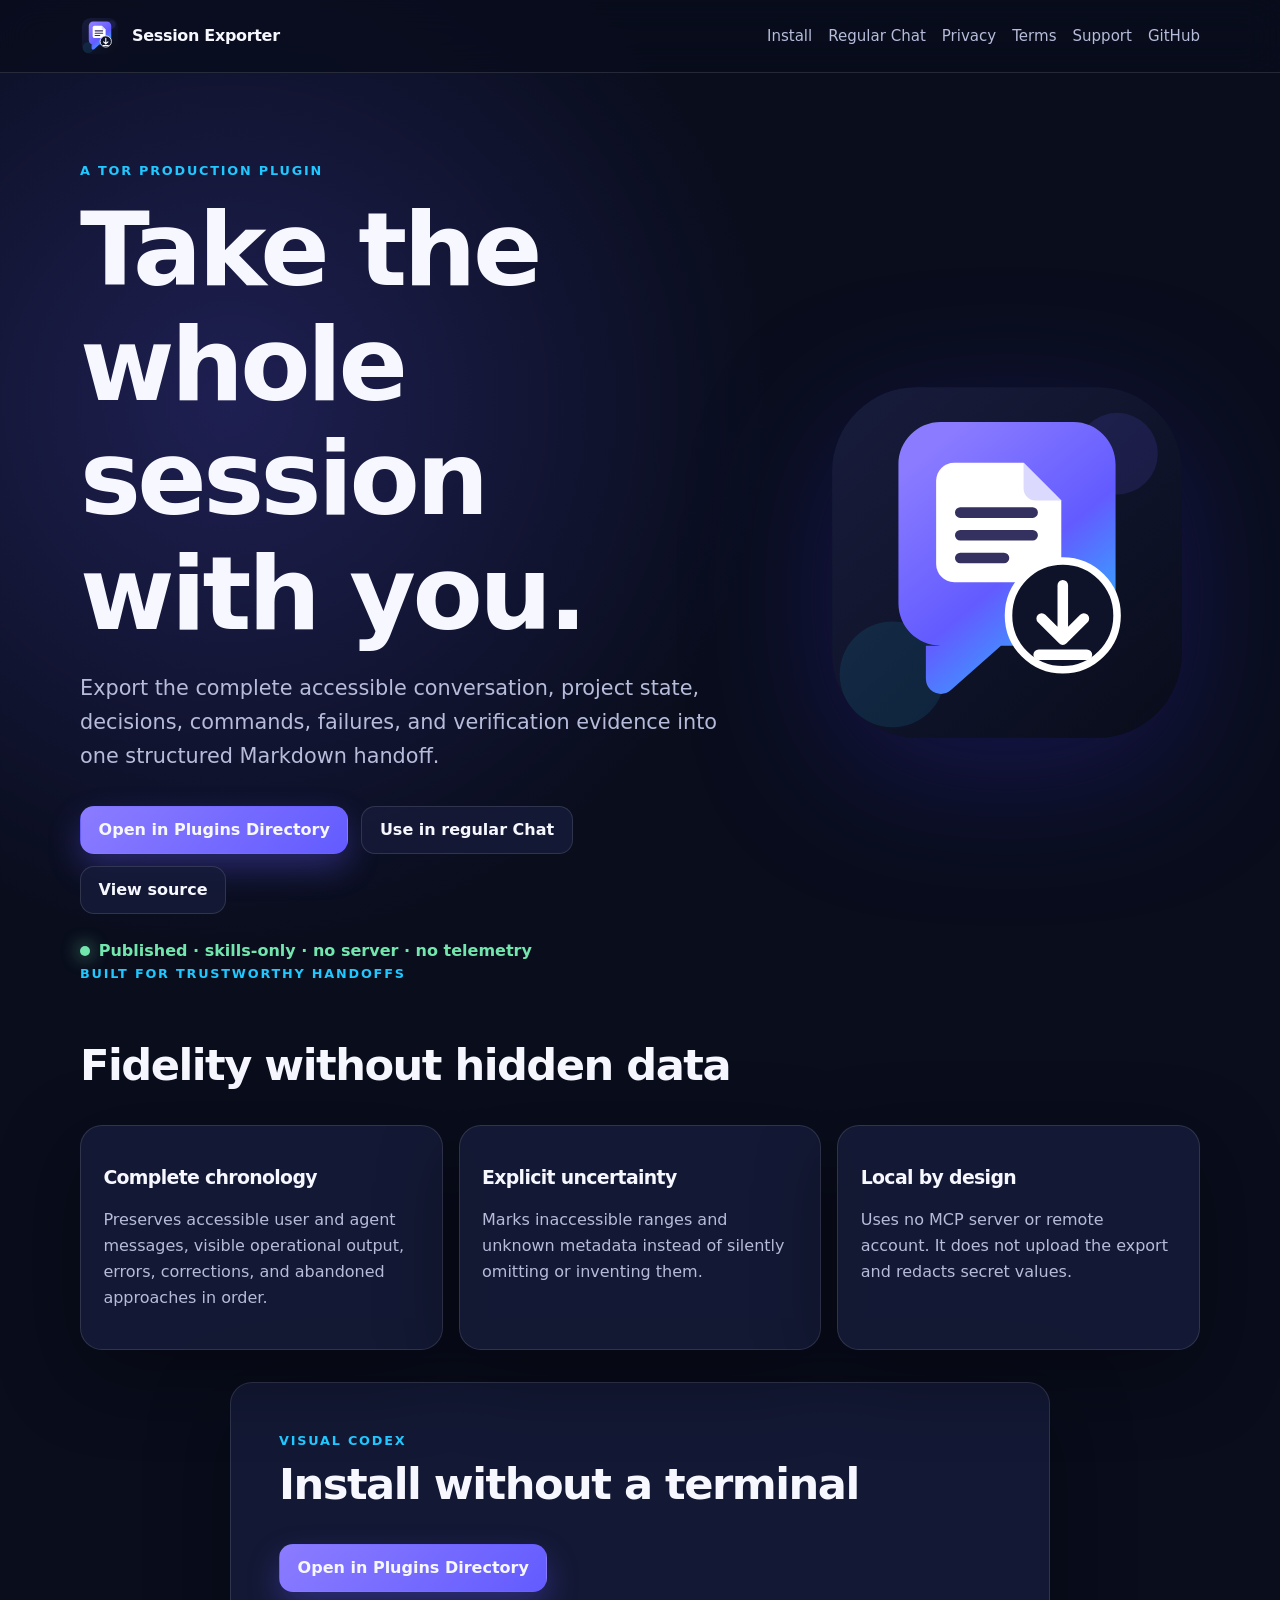
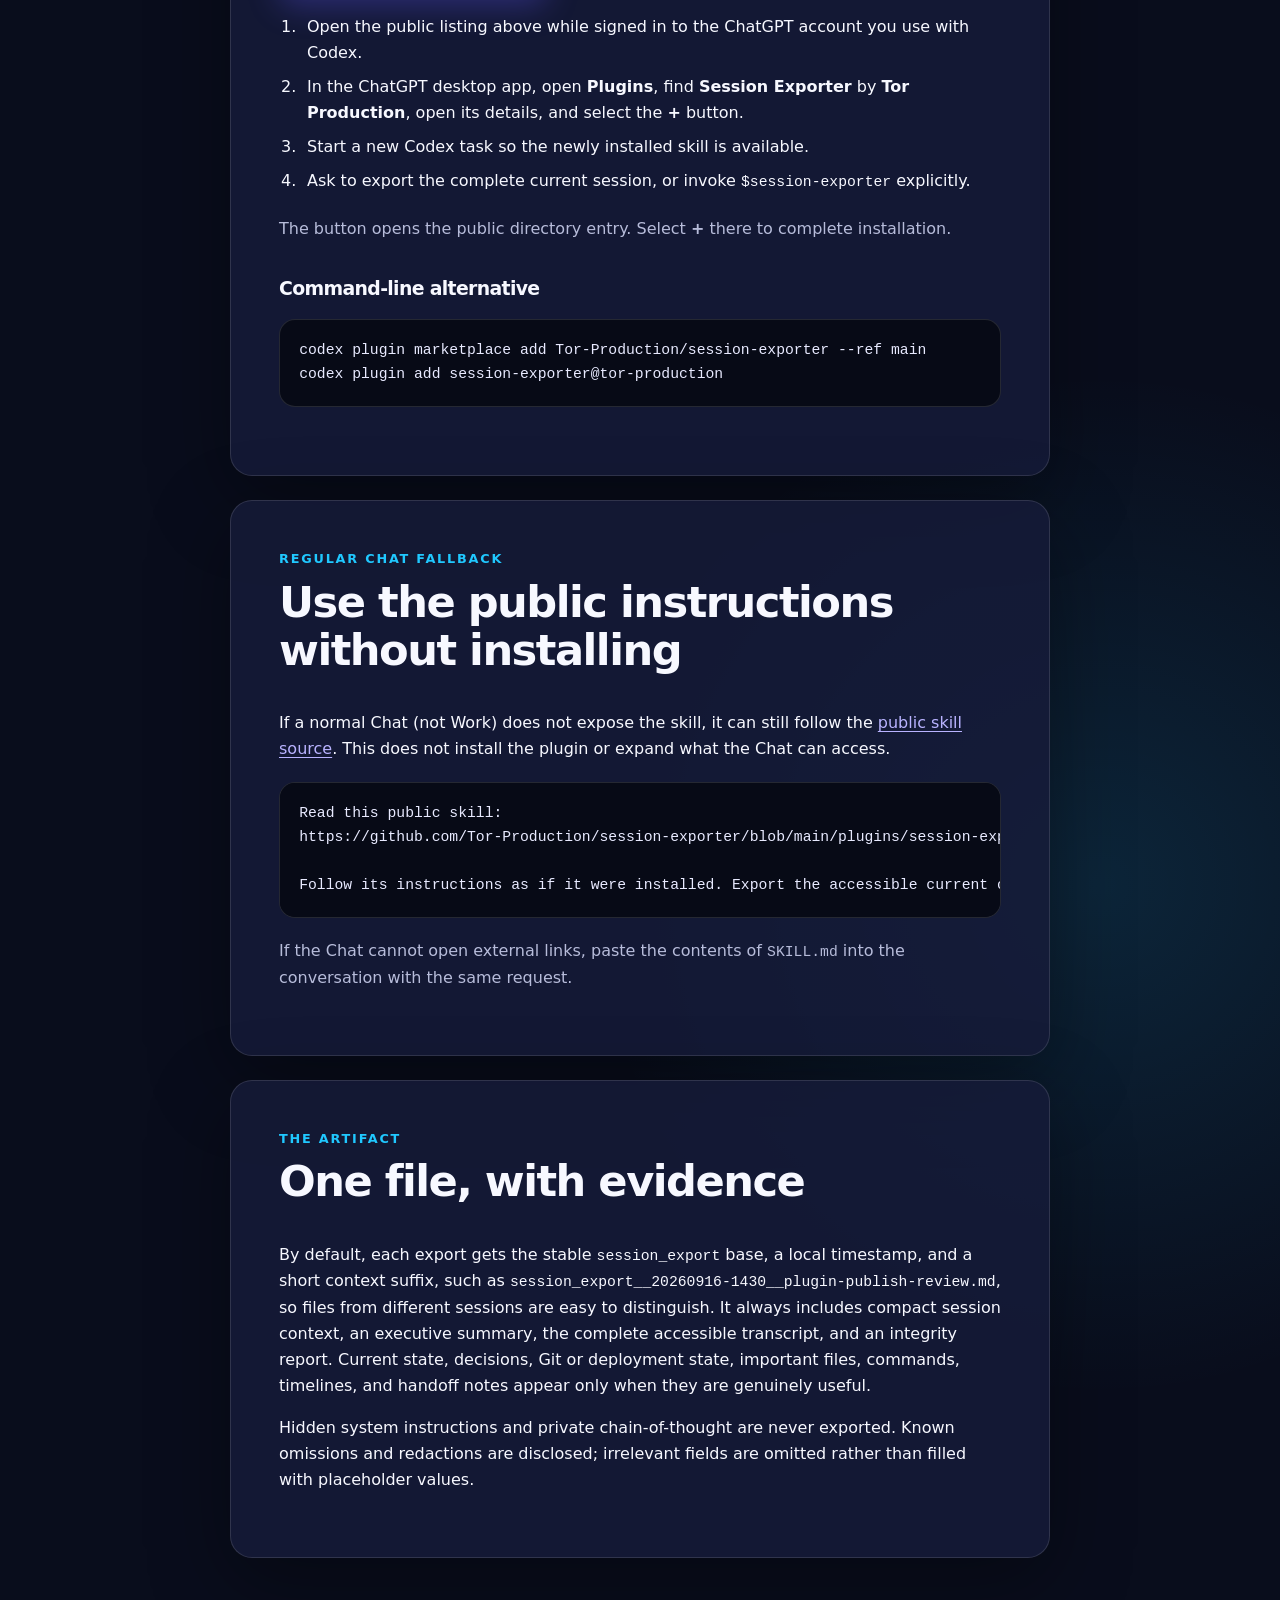
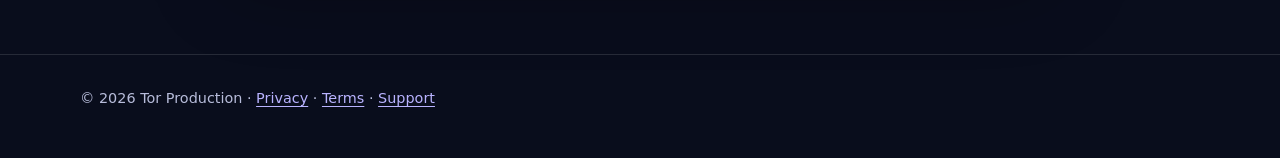
<file: docs/index.html>
<!doctype html>
<html lang="en">
<head>
  <meta charset="utf-8">
  <meta name="viewport" content="width=device-width, initial-scale=1">
  <meta name="description" content="Session Exporter creates complete, privacy-conscious Markdown handoffs from current ChatGPT and Codex conversations.">
  <meta name="google-site-verification" content="Ch6S5iNhGRFI5fJKVPSHrYlQeFc8tBU6MfmoYjqSSns">
  <title>Session Exporter — Tor Production</title>
  <link rel="canonical" href="https://tor-production.github.io/session-exporter/">
  <meta property="og:type" content="website">
  <meta property="og:title" content="Session Exporter — Take the whole session with you">
  <meta property="og:description" content="Export complete ChatGPT and Codex conversations into portable Markdown handoffs.">
  <meta property="og:url" content="https://tor-production.github.io/session-exporter/">
  <meta property="og:image" content="https://tor-production.github.io/session-exporter/social-card.png">
  <meta property="og:image:width" content="1200">
  <meta property="og:image:height" content="627">
  <meta property="og:image:alt" content="Session Exporter — portable Markdown handoffs">
  <meta name="twitter:card" content="summary_large_image">
  <link rel="icon" href="logo.svg" type="image/svg+xml">
  <link rel="stylesheet" href="styles.css">
</head>
<body>
  <header>
    <nav class="shell" aria-label="Primary navigation">
      <a class="brand" href="./"><img src="logo.svg" alt=""><span>Session Exporter</span></a>
      <div class="nav-links">
        <a href="#install">Install</a>
        <a href="#regular-chat">Regular Chat</a>
        <a href="privacy.html">Privacy</a>
        <a href="terms.html">Terms</a>
        <a href="support.html">Support</a>
        <a href="https://github.com/Tor-Production/session-exporter">GitHub</a>
      </div>
    </nav>
  </header>
  <main>
    <section class="shell hero">
      <div>
        <div class="eyebrow">A Tor Production plugin</div>
        <h1>Take the whole session with you.</h1>
        <p class="lede">Export the complete accessible conversation, project state, decisions, commands, failures, and verification evidence into one structured Markdown handoff.</p>
        <div class="actions">
          <a class="button primary" href="https://chatgpt.com/plugins/plugins_6aa74b9ad4d881918c4aa23788830fbf" target="_blank" rel="noopener">Open in Plugins Directory</a>
          <a class="button" href="#regular-chat">Use in regular Chat</a>
          <a class="button" href="https://github.com/Tor-Production/session-exporter">View source</a>
        </div>
        <div class="status">Published · skills-only · no server · no telemetry</div>
      </div>
      <img class="hero-mark" src="logo.svg" alt="Session Exporter logo">
    </section>

    <section class="shell" aria-labelledby="principles-heading">
      <div class="eyebrow">Built for trustworthy handoffs</div>
      <h2 id="principles-heading">Fidelity without hidden data</h2>
      <div class="grid">
        <article class="card"><h3>Complete chronology</h3><p>Preserves accessible user and agent messages, visible operational output, errors, corrections, and abandoned approaches in order.</p></article>
        <article class="card"><h3>Explicit uncertainty</h3><p>Marks inaccessible ranges and unknown metadata instead of silently omitting or inventing them.</p></article>
        <article class="card"><h3>Local by design</h3><p>Uses no MCP server or remote account. It does not upload the export and redacts secret values.</p></article>
      </div>
    </section>

    <section class="shell content-panel" id="install" aria-labelledby="install-heading">
      <div class="eyebrow">Visual Codex</div>
      <h2 id="install-heading">Install without a terminal</h2>
      <div class="actions">
        <a class="button primary" href="https://chatgpt.com/plugins/plugins_6aa74b9ad4d881918c4aa23788830fbf" target="_blank" rel="noopener">Open in Plugins Directory</a>
      </div>
      <ol class="steps">
        <li>Open the public listing above while signed in to the ChatGPT account you use with Codex.</li>
        <li>In the ChatGPT desktop app, open <strong>Plugins</strong>, find <strong>Session Exporter</strong> by <strong>Tor Production</strong>, open its details, and select the <strong>+</strong> button.</li>
        <li>Start a new Codex task so the newly installed skill is available.</li>
        <li>Ask to export the complete current session, or invoke <code>$session-exporter</code> explicitly.</li>
      </ol>
      <p class="muted">The button opens the public directory entry. Select <strong>+</strong> there to complete installation.</p>
      <h3>Command-line alternative</h3>
      <pre><code>codex plugin marketplace add Tor-Production/session-exporter --ref main
codex plugin add session-exporter@tor-production</code></pre>
    </section>

    <section class="shell content-panel" id="regular-chat" aria-labelledby="regular-chat-heading">
      <div class="eyebrow">Regular Chat fallback</div>
      <h2 id="regular-chat-heading">Use the public instructions without installing</h2>
      <p>If a normal Chat (not Work) does not expose the skill, it can still follow the <a href="https://github.com/Tor-Production/session-exporter/blob/main/plugins/session-exporter/skills/session-exporter/SKILL.md">public skill source</a>. This does not install the plugin or expand what the Chat can access.</p>
      <pre><code>Read this public skill:
https://github.com/Tor-Production/session-exporter/blob/main/plugins/session-exporter/skills/session-exporter/SKILL.md

Follow its instructions as if it were installed. Export the accessible current conversation as a structured Markdown handoff. Select only sections supported by the real context; omit inapplicable or empty fields. Do not ask me to choose a language. Do not invent inaccessible history, hidden instructions, or metadata. Redact secrets. Return the completed Markdown here, or attach a .md file if this chat supports files.</code></pre>
      <p class="muted">If the Chat cannot open external links, paste the contents of <code>SKILL.md</code> into the conversation with the same request.</p>
    </section>

    <section class="shell content-panel" aria-labelledby="output-heading">
      <div class="eyebrow">The artifact</div>
      <h2 id="output-heading">One file, with evidence</h2>
      <p>By default, each export gets the stable <code>session_export</code> base, a local timestamp, and a short context suffix, such as <code>session_export__20260916-1430__plugin-publish-review.md</code>, so files from different sessions are easy to distinguish. It always includes compact session context, an executive summary, the complete accessible transcript, and an integrity report. Current state, decisions, Git or deployment state, important files, commands, timelines, and handoff notes appear only when they are genuinely useful.</p>
      <p>Hidden system instructions and private chain-of-thought are never exported. Known omissions and redactions are disclosed; irrelevant fields are omitted rather than filled with placeholder values.</p>
    </section>
  </main>
  <footer><div class="shell">© 2026 Tor Production · <a href="privacy.html">Privacy</a> · <a href="terms.html">Terms</a> · <a href="support.html">Support</a></div></footer>
</body>
</html>
</file>
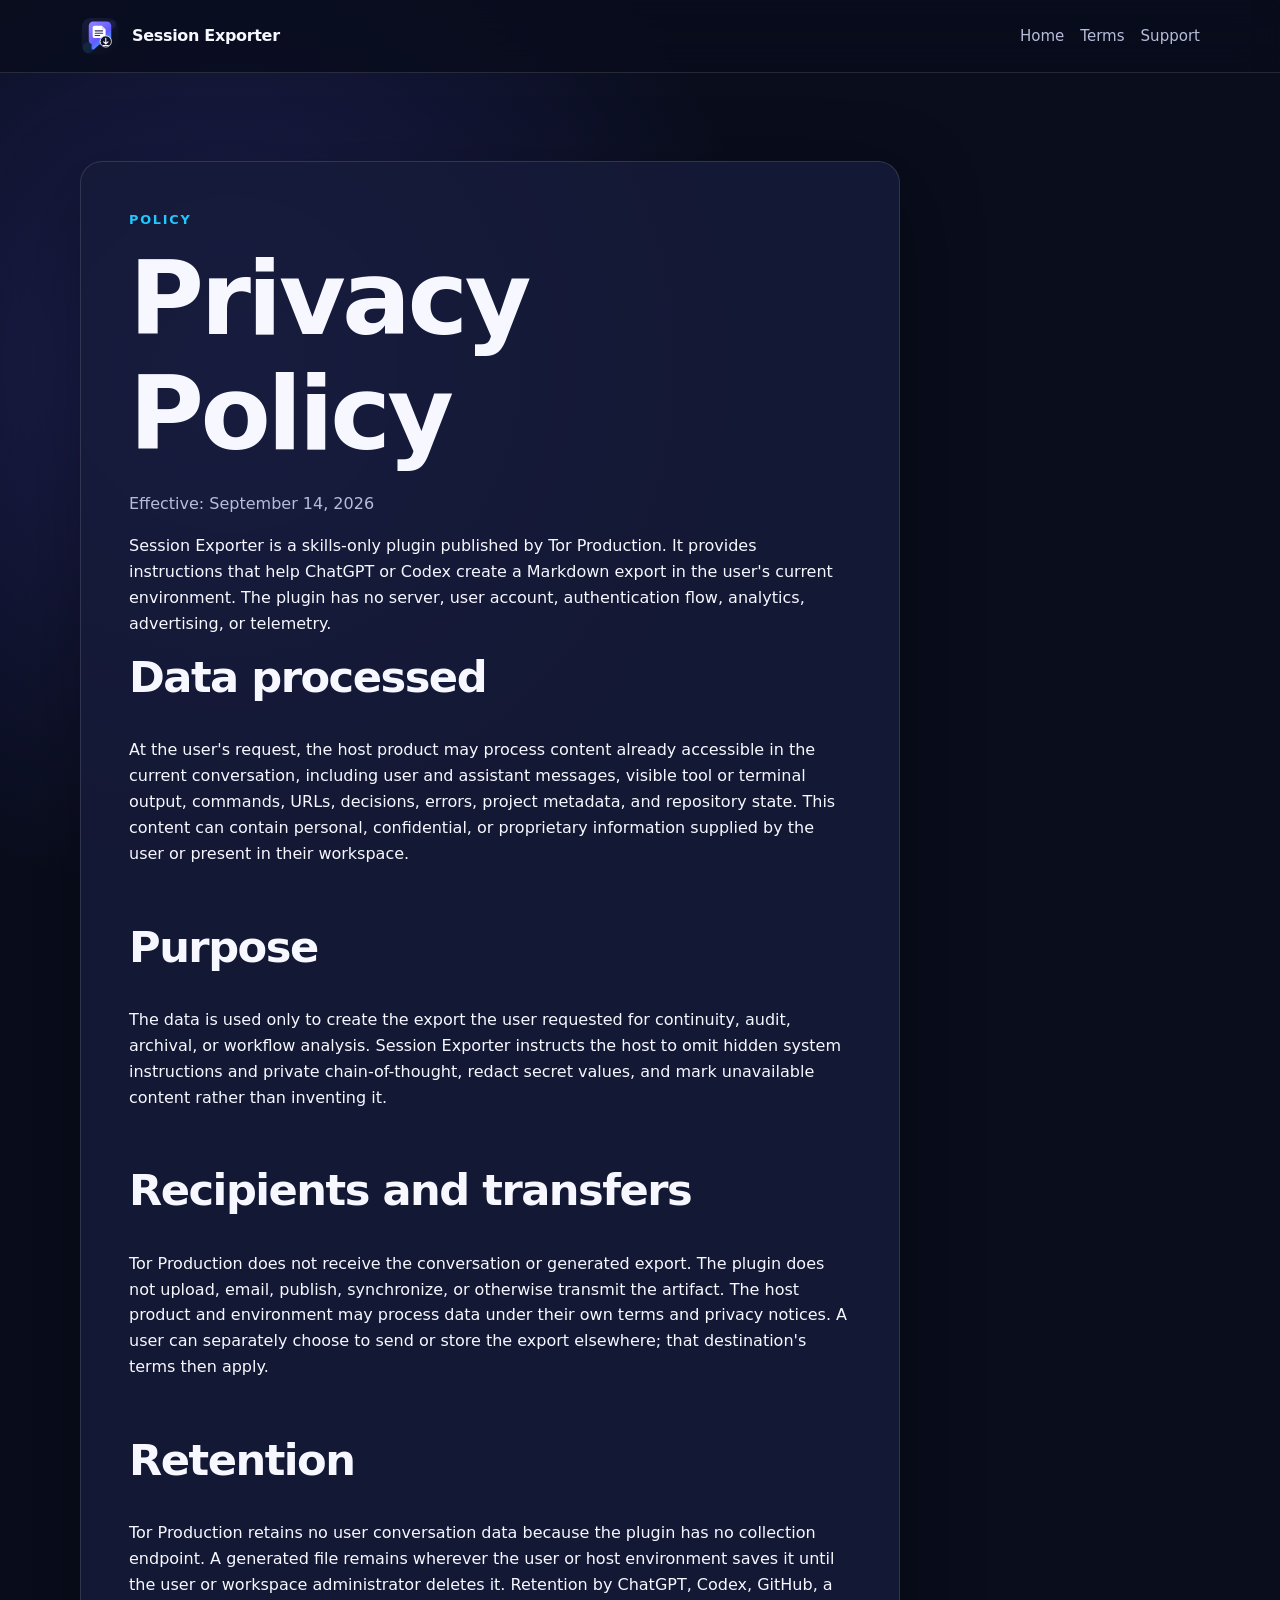
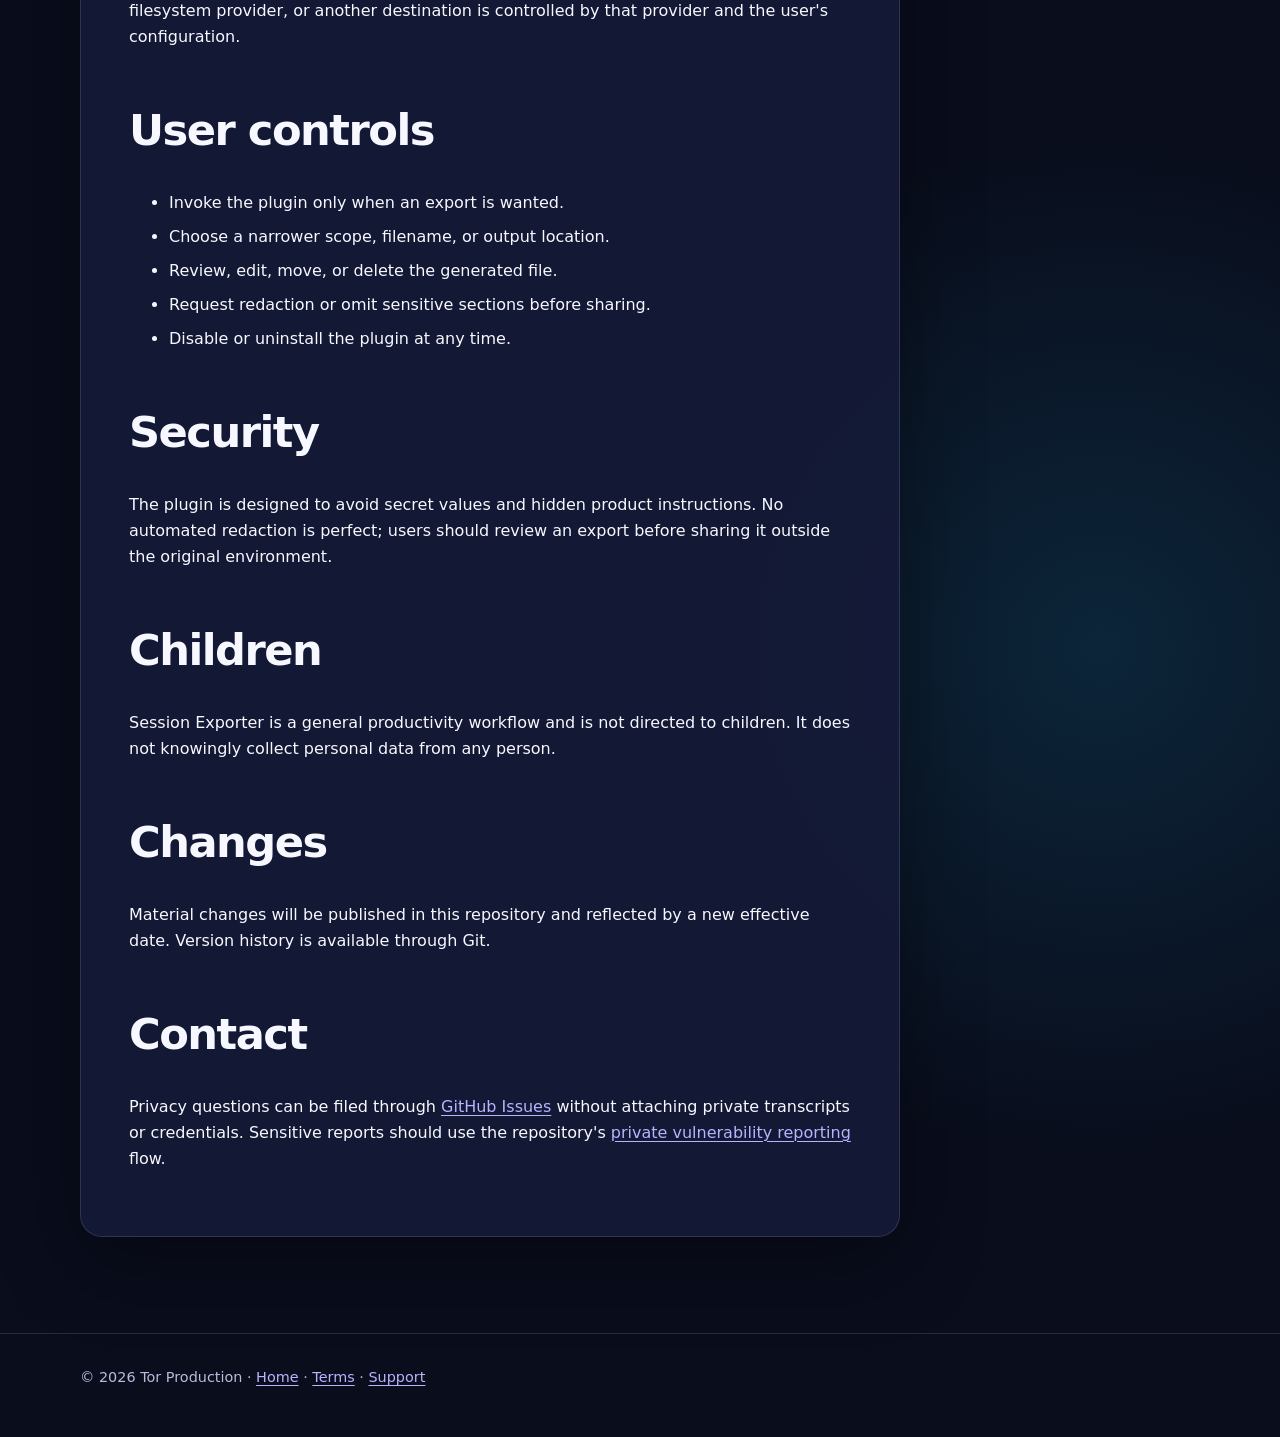
<file: docs/privacy.html>
<!doctype html>
<html lang="en">
<head>
  <meta charset="utf-8">
  <meta name="viewport" content="width=device-width, initial-scale=1">
  <meta name="description" content="Privacy Policy for the Session Exporter plugin by Tor Production.">
  <title>Privacy Policy — Session Exporter</title>
  <link rel="canonical" href="https://tor-production.github.io/session-exporter/privacy.html">
  <meta property="og:type" content="website">
  <meta property="og:title" content="Privacy Policy — Session Exporter">
  <meta property="og:description" content="Privacy Policy for the Session Exporter plugin by Tor Production.">
  <meta property="og:url" content="https://tor-production.github.io/session-exporter/privacy.html">
  <meta property="og:image" content="https://tor-production.github.io/session-exporter/social-card.png">
  <meta property="og:image:width" content="1200">
  <meta property="og:image:height" content="627">
  <meta property="og:image:alt" content="Session Exporter — portable Markdown handoffs">
  <meta name="twitter:card" content="summary_large_image">
  <link rel="icon" href="logo.svg" type="image/svg+xml">
  <link rel="stylesheet" href="styles.css">
</head>
<body>
  <header><nav class="shell" aria-label="Primary navigation"><a class="brand" href="./"><img src="logo.svg" alt=""><span>Session Exporter</span></a><div class="nav-links"><a href="./">Home</a><a href="terms.html">Terms</a><a href="support.html">Support</a></div></nav></header>
  <main class="shell">
    <article class="content-panel">
      <div class="eyebrow">Policy</div>
      <h1>Privacy Policy</h1>
      <p class="legal-meta">Effective: September 14, 2026</p>
      <p>Session Exporter is a skills-only plugin published by Tor Production. It provides instructions that help ChatGPT or Codex create a Markdown export in the user's current environment. The plugin has no server, user account, authentication flow, analytics, advertising, or telemetry.</p>

      <h2>Data processed</h2>
      <p>At the user's request, the host product may process content already accessible in the current conversation, including user and assistant messages, visible tool or terminal output, commands, URLs, decisions, errors, project metadata, and repository state. This content can contain personal, confidential, or proprietary information supplied by the user or present in their workspace.</p>

      <h2>Purpose</h2>
      <p>The data is used only to create the export the user requested for continuity, audit, archival, or workflow analysis. Session Exporter instructs the host to omit hidden system instructions and private chain-of-thought, redact secret values, and mark unavailable content rather than inventing it.</p>

      <h2>Recipients and transfers</h2>
      <p>Tor Production does not receive the conversation or generated export. The plugin does not upload, email, publish, synchronize, or otherwise transmit the artifact. The host product and environment may process data under their own terms and privacy notices. A user can separately choose to send or store the export elsewhere; that destination's terms then apply.</p>

      <h2>Retention</h2>
      <p>Tor Production retains no user conversation data because the plugin has no collection endpoint. A generated file remains wherever the user or host environment saves it until the user or workspace administrator deletes it. Retention by ChatGPT, Codex, GitHub, a filesystem provider, or another destination is controlled by that provider and the user's configuration.</p>

      <h2>User controls</h2>
      <ul>
        <li>Invoke the plugin only when an export is wanted.</li>
        <li>Choose a narrower scope, filename, or output location.</li>
        <li>Review, edit, move, or delete the generated file.</li>
        <li>Request redaction or omit sensitive sections before sharing.</li>
        <li>Disable or uninstall the plugin at any time.</li>
      </ul>

      <h2>Security</h2>
      <p>The plugin is designed to avoid secret values and hidden product instructions. No automated redaction is perfect; users should review an export before sharing it outside the original environment.</p>

      <h2>Children</h2>
      <p>Session Exporter is a general productivity workflow and is not directed to children. It does not knowingly collect personal data from any person.</p>

      <h2>Changes</h2>
      <p>Material changes will be published in this repository and reflected by a new effective date. Version history is available through Git.</p>

      <h2>Contact</h2>
      <p>Privacy questions can be filed through <a href="https://github.com/Tor-Production/session-exporter/issues">GitHub Issues</a> without attaching private transcripts or credentials. Sensitive reports should use the repository's <a href="https://github.com/Tor-Production/session-exporter/security/advisories/new">private vulnerability reporting</a> flow.</p>
    </article>
  </main>
  <footer><div class="shell">© 2026 Tor Production · <a href="./">Home</a> · <a href="terms.html">Terms</a> · <a href="support.html">Support</a></div></footer>
</body>
</html>
</file>
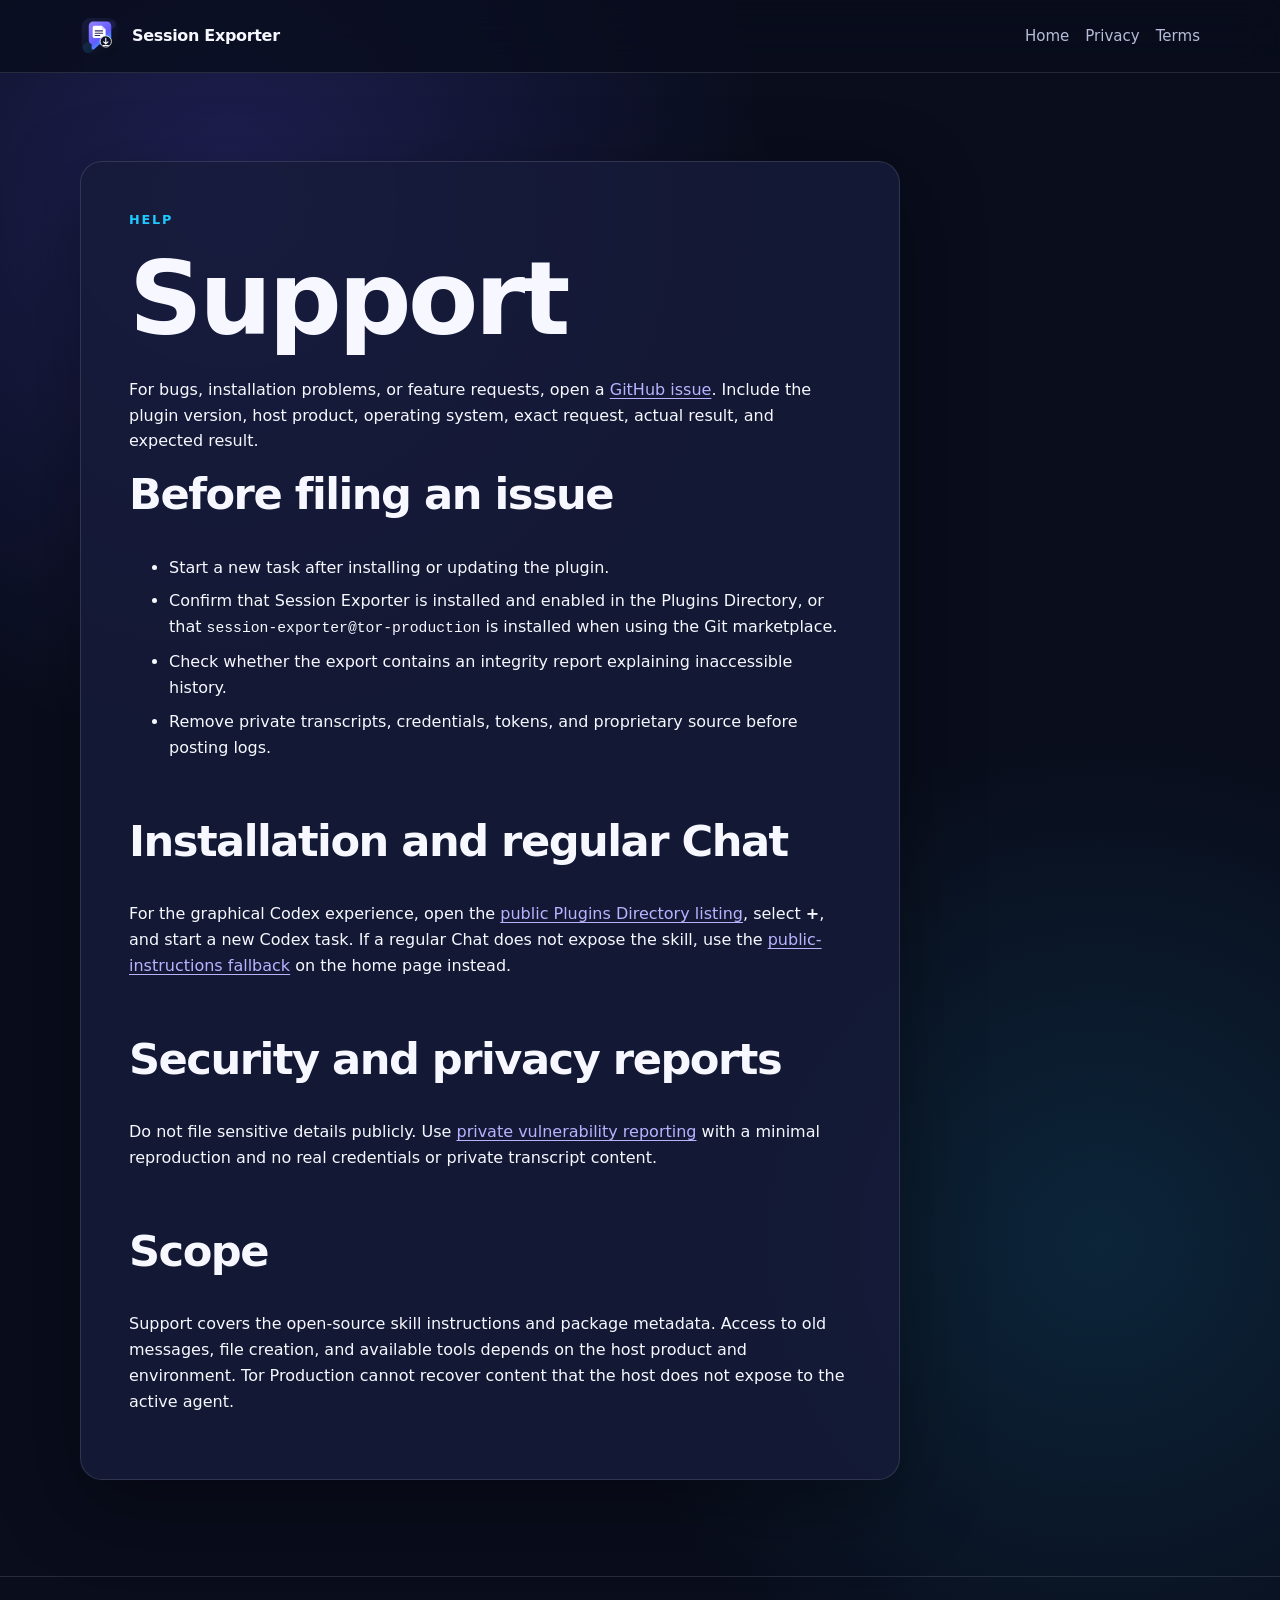
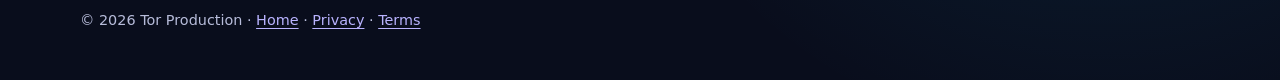
<file: docs/support.html>
<!doctype html>
<html lang="en">
<head>
  <meta charset="utf-8">
  <meta name="viewport" content="width=device-width, initial-scale=1">
  <meta name="description" content="Support for the Session Exporter plugin by Tor Production.">
  <title>Support — Session Exporter</title>
  <link rel="canonical" href="https://tor-production.github.io/session-exporter/support.html">
  <meta property="og:type" content="website">
  <meta property="og:title" content="Support — Session Exporter">
  <meta property="og:description" content="Support for the Session Exporter plugin by Tor Production.">
  <meta property="og:url" content="https://tor-production.github.io/session-exporter/support.html">
  <meta property="og:image" content="https://tor-production.github.io/session-exporter/social-card.png">
  <meta property="og:image:width" content="1200">
  <meta property="og:image:height" content="627">
  <meta property="og:image:alt" content="Session Exporter — portable Markdown handoffs">
  <meta name="twitter:card" content="summary_large_image">
  <link rel="icon" href="logo.svg" type="image/svg+xml">
  <link rel="stylesheet" href="styles.css">
</head>
<body>
  <header><nav class="shell" aria-label="Primary navigation"><a class="brand" href="./"><img src="logo.svg" alt=""><span>Session Exporter</span></a><div class="nav-links"><a href="./">Home</a><a href="privacy.html">Privacy</a><a href="terms.html">Terms</a></div></nav></header>
  <main class="shell">
    <article class="content-panel">
      <div class="eyebrow">Help</div>
      <h1>Support</h1>
      <p>For bugs, installation problems, or feature requests, open a <a href="https://github.com/Tor-Production/session-exporter/issues">GitHub issue</a>. Include the plugin version, host product, operating system, exact request, actual result, and expected result.</p>

      <h2>Before filing an issue</h2>
      <ul>
        <li>Start a new task after installing or updating the plugin.</li>
        <li>Confirm that Session Exporter is installed and enabled in the Plugins Directory, or that <code>session-exporter@tor-production</code> is installed when using the Git marketplace.</li>
        <li>Check whether the export contains an integrity report explaining inaccessible history.</li>
        <li>Remove private transcripts, credentials, tokens, and proprietary source before posting logs.</li>
      </ul>

      <h2>Installation and regular Chat</h2>
      <p>For the graphical Codex experience, open the <a href="https://chatgpt.com/plugins/plugins_6aa74b9ad4d881918c4aa23788830fbf">public Plugins Directory listing</a>, select <strong>+</strong>, and start a new Codex task. If a regular Chat does not expose the skill, use the <a href="./#regular-chat">public-instructions fallback</a> on the home page instead.</p>

      <h2>Security and privacy reports</h2>
      <p>Do not file sensitive details publicly. Use <a href="https://github.com/Tor-Production/session-exporter/security/advisories/new">private vulnerability reporting</a> with a minimal reproduction and no real credentials or private transcript content.</p>

      <h2>Scope</h2>
      <p>Support covers the open-source skill instructions and package metadata. Access to old messages, file creation, and available tools depends on the host product and environment. Tor Production cannot recover content that the host does not expose to the active agent.</p>
    </article>
  </main>
  <footer><div class="shell">© 2026 Tor Production · <a href="./">Home</a> · <a href="privacy.html">Privacy</a> · <a href="terms.html">Terms</a></div></footer>
</body>
</html>
</file>
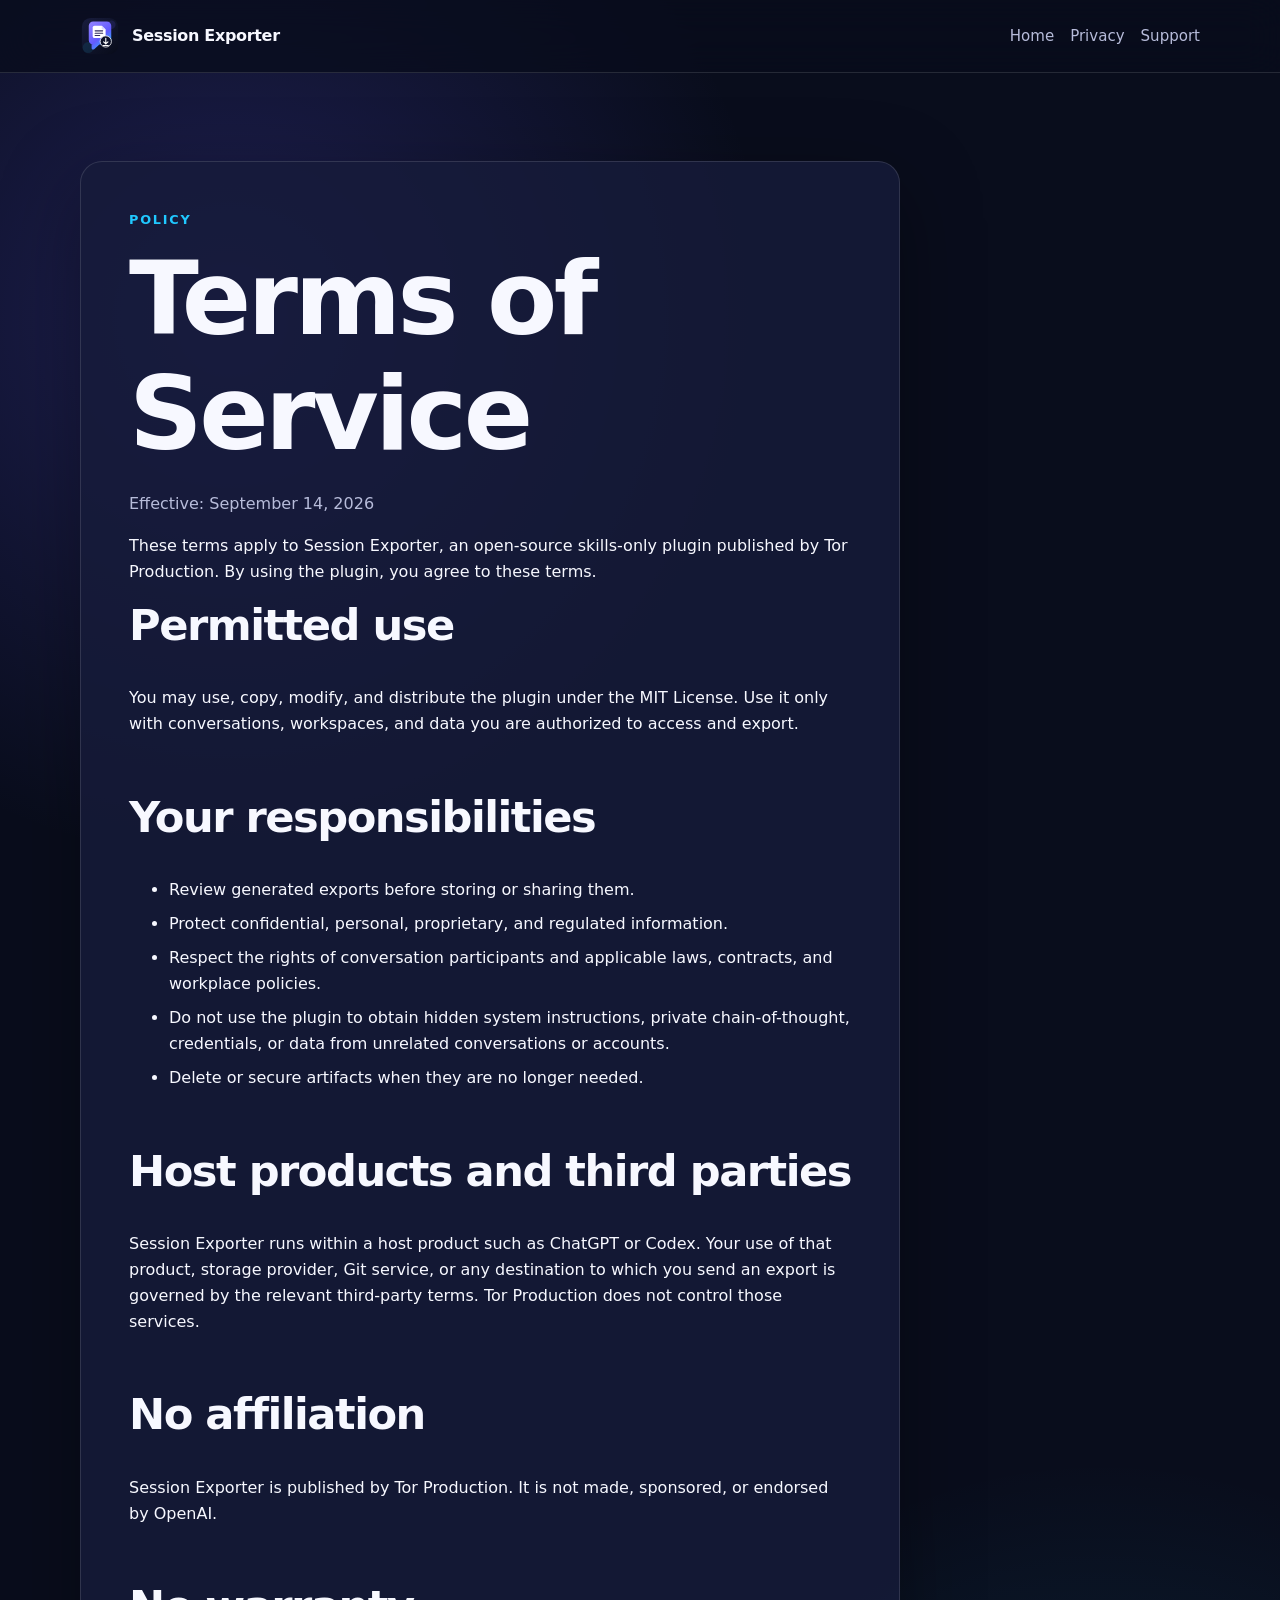
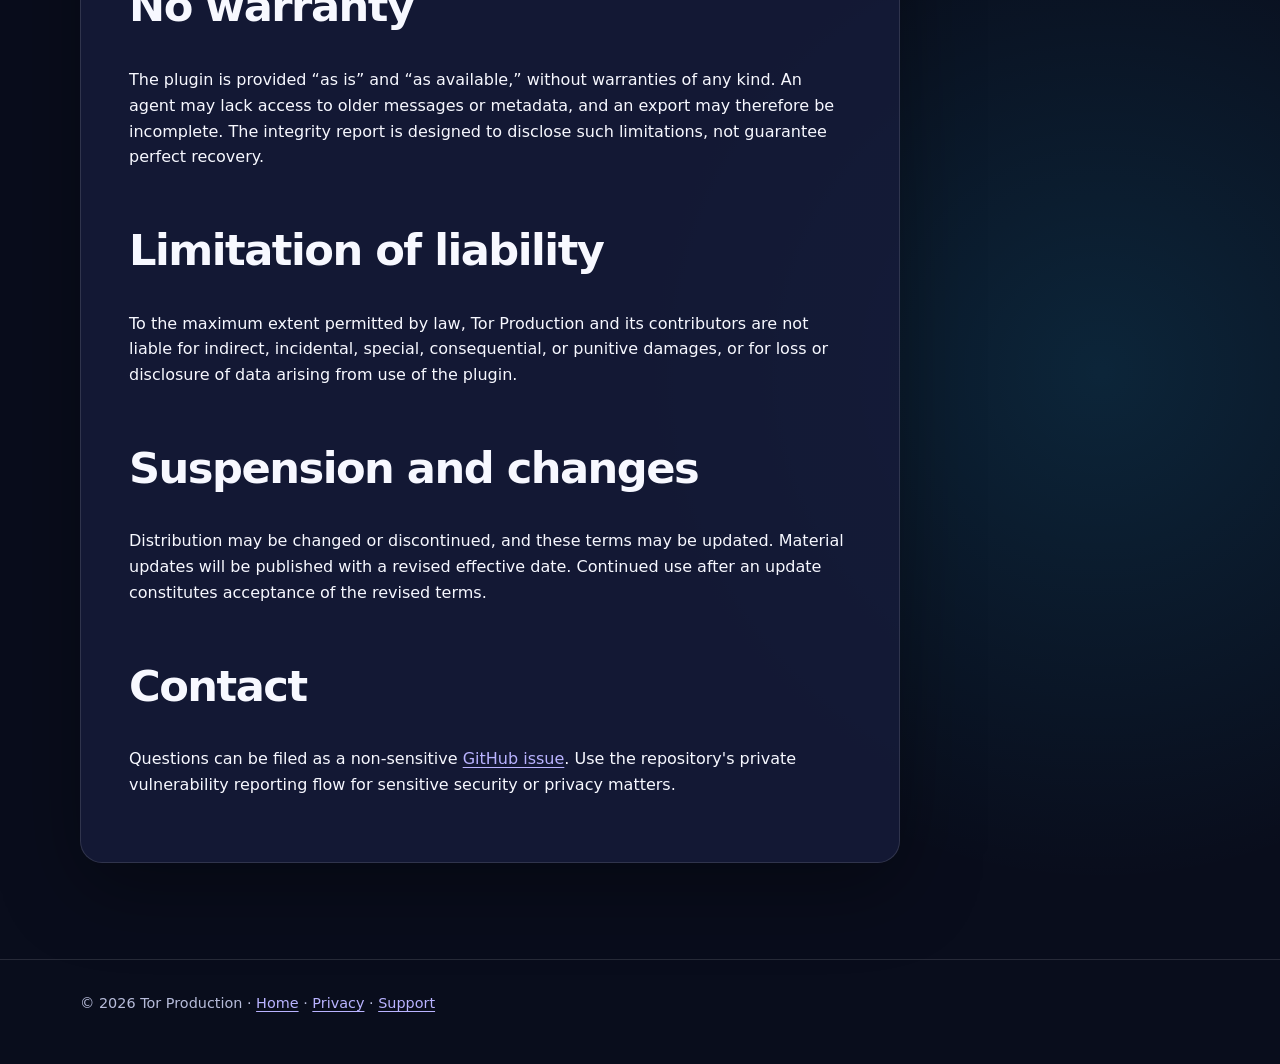
<file: docs/terms.html>
<!doctype html>
<html lang="en">
<head>
  <meta charset="utf-8">
  <meta name="viewport" content="width=device-width, initial-scale=1">
  <meta name="description" content="Terms of Service for the Session Exporter plugin by Tor Production.">
  <title>Terms of Service — Session Exporter</title>
  <link rel="canonical" href="https://tor-production.github.io/session-exporter/terms.html">
  <meta property="og:type" content="website">
  <meta property="og:title" content="Terms of Service — Session Exporter">
  <meta property="og:description" content="Terms of Service for the Session Exporter plugin by Tor Production.">
  <meta property="og:url" content="https://tor-production.github.io/session-exporter/terms.html">
  <meta property="og:image" content="https://tor-production.github.io/session-exporter/social-card.png">
  <meta property="og:image:width" content="1200">
  <meta property="og:image:height" content="627">
  <meta property="og:image:alt" content="Session Exporter — portable Markdown handoffs">
  <meta name="twitter:card" content="summary_large_image">
  <link rel="icon" href="logo.svg" type="image/svg+xml">
  <link rel="stylesheet" href="styles.css">
</head>
<body>
  <header><nav class="shell" aria-label="Primary navigation"><a class="brand" href="./"><img src="logo.svg" alt=""><span>Session Exporter</span></a><div class="nav-links"><a href="./">Home</a><a href="privacy.html">Privacy</a><a href="support.html">Support</a></div></nav></header>
  <main class="shell">
    <article class="content-panel">
      <div class="eyebrow">Policy</div>
      <h1>Terms of Service</h1>
      <p class="legal-meta">Effective: September 14, 2026</p>
      <p>These terms apply to Session Exporter, an open-source skills-only plugin published by Tor Production. By using the plugin, you agree to these terms.</p>

      <h2>Permitted use</h2>
      <p>You may use, copy, modify, and distribute the plugin under the MIT License. Use it only with conversations, workspaces, and data you are authorized to access and export.</p>

      <h2>Your responsibilities</h2>
      <ul>
        <li>Review generated exports before storing or sharing them.</li>
        <li>Protect confidential, personal, proprietary, and regulated information.</li>
        <li>Respect the rights of conversation participants and applicable laws, contracts, and workplace policies.</li>
        <li>Do not use the plugin to obtain hidden system instructions, private chain-of-thought, credentials, or data from unrelated conversations or accounts.</li>
        <li>Delete or secure artifacts when they are no longer needed.</li>
      </ul>

      <h2>Host products and third parties</h2>
      <p>Session Exporter runs within a host product such as ChatGPT or Codex. Your use of that product, storage provider, Git service, or any destination to which you send an export is governed by the relevant third-party terms. Tor Production does not control those services.</p>

      <h2>No affiliation</h2>
      <p>Session Exporter is published by Tor Production. It is not made, sponsored, or endorsed by OpenAI.</p>

      <h2>No warranty</h2>
      <p>The plugin is provided “as is” and “as available,” without warranties of any kind. An agent may lack access to older messages or metadata, and an export may therefore be incomplete. The integrity report is designed to disclose such limitations, not guarantee perfect recovery.</p>

      <h2>Limitation of liability</h2>
      <p>To the maximum extent permitted by law, Tor Production and its contributors are not liable for indirect, incidental, special, consequential, or punitive damages, or for loss or disclosure of data arising from use of the plugin.</p>

      <h2>Suspension and changes</h2>
      <p>Distribution may be changed or discontinued, and these terms may be updated. Material updates will be published with a revised effective date. Continued use after an update constitutes acceptance of the revised terms.</p>

      <h2>Contact</h2>
      <p>Questions can be filed as a non-sensitive <a href="https://github.com/Tor-Production/session-exporter/issues">GitHub issue</a>. Use the repository's private vulnerability reporting flow for sensitive security or privacy matters.</p>
    </article>
  </main>
  <footer><div class="shell">© 2026 Tor Production · <a href="./">Home</a> · <a href="privacy.html">Privacy</a> · <a href="support.html">Support</a></div></footer>
</body>
</html>
</file>
<file: docs/styles.css>
:root {
  color-scheme: dark;
  --bg: #090d1c;
  --surface: rgba(23, 27, 58, 0.82);
  --surface-strong: #171b3a;
  --text: #f7f8ff;
  --muted: #b7bcda;
  --border: rgba(255, 255, 255, 0.12);
  --accent: #8b7cff;
  --accent-strong: #635bff;
  --cyan: #20c8ff;
  --success: #72e6ad;
  --shadow: 0 24px 80px rgba(0, 0, 0, 0.35);
  --max: 1120px;
}

* {
  box-sizing: border-box;
}

html {
  scroll-behavior: smooth;
}

body {
  margin: 0;
  min-height: 100vh;
  color: var(--text);
  background:
    radial-gradient(circle at 18% 12%, rgba(99, 91, 255, 0.24), transparent 34rem),
    radial-gradient(circle at 86% 74%, rgba(32, 200, 255, 0.13), transparent 32rem),
    var(--bg);
  font-family: Inter, ui-sans-serif, system-ui, -apple-system, BlinkMacSystemFont, "Segoe UI", sans-serif;
  line-height: 1.62;
}

a {
  color: #b9b3ff;
  text-decoration-thickness: 1px;
  text-underline-offset: 0.2em;
}

a:hover {
  color: #ffffff;
}

.shell {
  width: min(calc(100% - 2rem), var(--max));
  margin: 0 auto;
}

header {
  position: sticky;
  z-index: 10;
  top: 0;
  border-bottom: 1px solid var(--border);
  background: rgba(9, 13, 28, 0.76);
  backdrop-filter: blur(18px);
}

nav {
  min-height: 72px;
  display: flex;
  align-items: center;
  justify-content: space-between;
  gap: 1rem;
}

.brand {
  display: flex;
  align-items: center;
  gap: 0.75rem;
  color: var(--text);
  font-weight: 750;
  text-decoration: none;
  letter-spacing: -0.02em;
}

.brand img {
  width: 40px;
  height: 40px;
  border-radius: 12px;
}

.nav-links {
  display: flex;
  flex-wrap: wrap;
  justify-content: flex-end;
  gap: 1rem;
  font-size: 0.94rem;
}

.nav-links a {
  color: var(--muted);
  text-decoration: none;
}

main {
  padding: 5.5rem 0 6rem;
}

.hero {
  display: grid;
  grid-template-columns: minmax(0, 1.25fr) minmax(260px, 0.75fr);
  align-items: center;
  gap: clamp(2rem, 7vw, 6rem);
  min-height: 62vh;
}

.eyebrow {
  color: var(--cyan);
  font-size: 0.8rem;
  font-weight: 800;
  letter-spacing: 0.14em;
  text-transform: uppercase;
}

h1,
h2,
h3 {
  line-height: 1.12;
  letter-spacing: -0.035em;
}

h1 {
  max-width: 13ch;
  margin: 0.7rem 0 1.25rem;
  font-size: clamp(3.2rem, 8vw, 6.8rem);
}

h2 {
  margin-top: 3.5rem;
  font-size: clamp(1.8rem, 4vw, 2.7rem);
}

h3 {
  font-size: 1.18rem;
}

.lede {
  max-width: 62ch;
  color: var(--muted);
  font-size: clamp(1.05rem, 2vw, 1.3rem);
}

.hero-mark {
  width: min(100%, 420px);
  justify-self: center;
  filter: drop-shadow(0 34px 70px rgba(42, 35, 150, 0.4));
}

.actions {
  display: flex;
  flex-wrap: wrap;
  gap: 0.8rem;
  margin-top: 2rem;
}

.button {
  display: inline-flex;
  align-items: center;
  justify-content: center;
  min-height: 48px;
  padding: 0 1.1rem;
  border: 1px solid var(--border);
  border-radius: 14px;
  color: var(--text);
  background: var(--surface);
  font-weight: 700;
  text-decoration: none;
}

.button.primary {
  border-color: transparent;
  background: linear-gradient(135deg, var(--accent), var(--accent-strong));
  box-shadow: 0 14px 32px rgba(99, 91, 255, 0.32);
}

.grid {
  display: grid;
  grid-template-columns: repeat(3, minmax(0, 1fr));
  gap: 1rem;
  margin: 2rem 0;
}

.card,
.content-panel {
  border: 1px solid var(--border);
  border-radius: 22px;
  background: var(--surface);
  box-shadow: var(--shadow);
}

.card {
  padding: 1.4rem;
}

.card p {
  color: var(--muted);
}

.content-panel {
  max-width: 820px;
  padding: clamp(1.4rem, 4vw, 3rem);
}

.content-panel + .content-panel {
  margin-top: 1.5rem;
}

.content-panel h2:first-of-type {
  margin-top: 0.5rem;
}

.content-panel h3 {
  margin-top: 2.25rem;
}

.steps {
  margin: 1.35rem 0;
  padding-left: 1.4rem;
}

.steps li {
  padding-left: 0.35rem;
}

.status {
  display: inline-flex;
  align-items: center;
  gap: 0.55rem;
  margin-top: 1.5rem;
  color: var(--success);
  font-weight: 700;
}

.status::before {
  width: 0.62rem;
  height: 0.62rem;
  border-radius: 999px;
  background: currentColor;
  content: "";
  box-shadow: 0 0 18px currentColor;
}

pre {
  overflow-x: auto;
  margin: 1.25rem 0;
  padding: 1.2rem;
  border: 1px solid var(--border);
  border-radius: 16px;
  background: #070a16;
  color: #e8eaff;
}

code {
  font-family: "SFMono-Regular", Consolas, "Liberation Mono", monospace;
  font-size: 0.92em;
}

li + li {
  margin-top: 0.5rem;
}

.muted,
.legal-meta {
  color: var(--muted);
}

footer {
  padding: 2rem 0 3rem;
  border-top: 1px solid var(--border);
  color: var(--muted);
  font-size: 0.9rem;
}

@media (max-width: 780px) {
  .hero,
  .grid {
    grid-template-columns: 1fr;
  }

  .hero {
    min-height: auto;
  }

  .hero-mark {
    width: min(70vw, 340px);
    grid-row: 1;
  }

  .nav-links {
    gap: 0.65rem;
    font-size: 0.82rem;
  }
}
</file>
